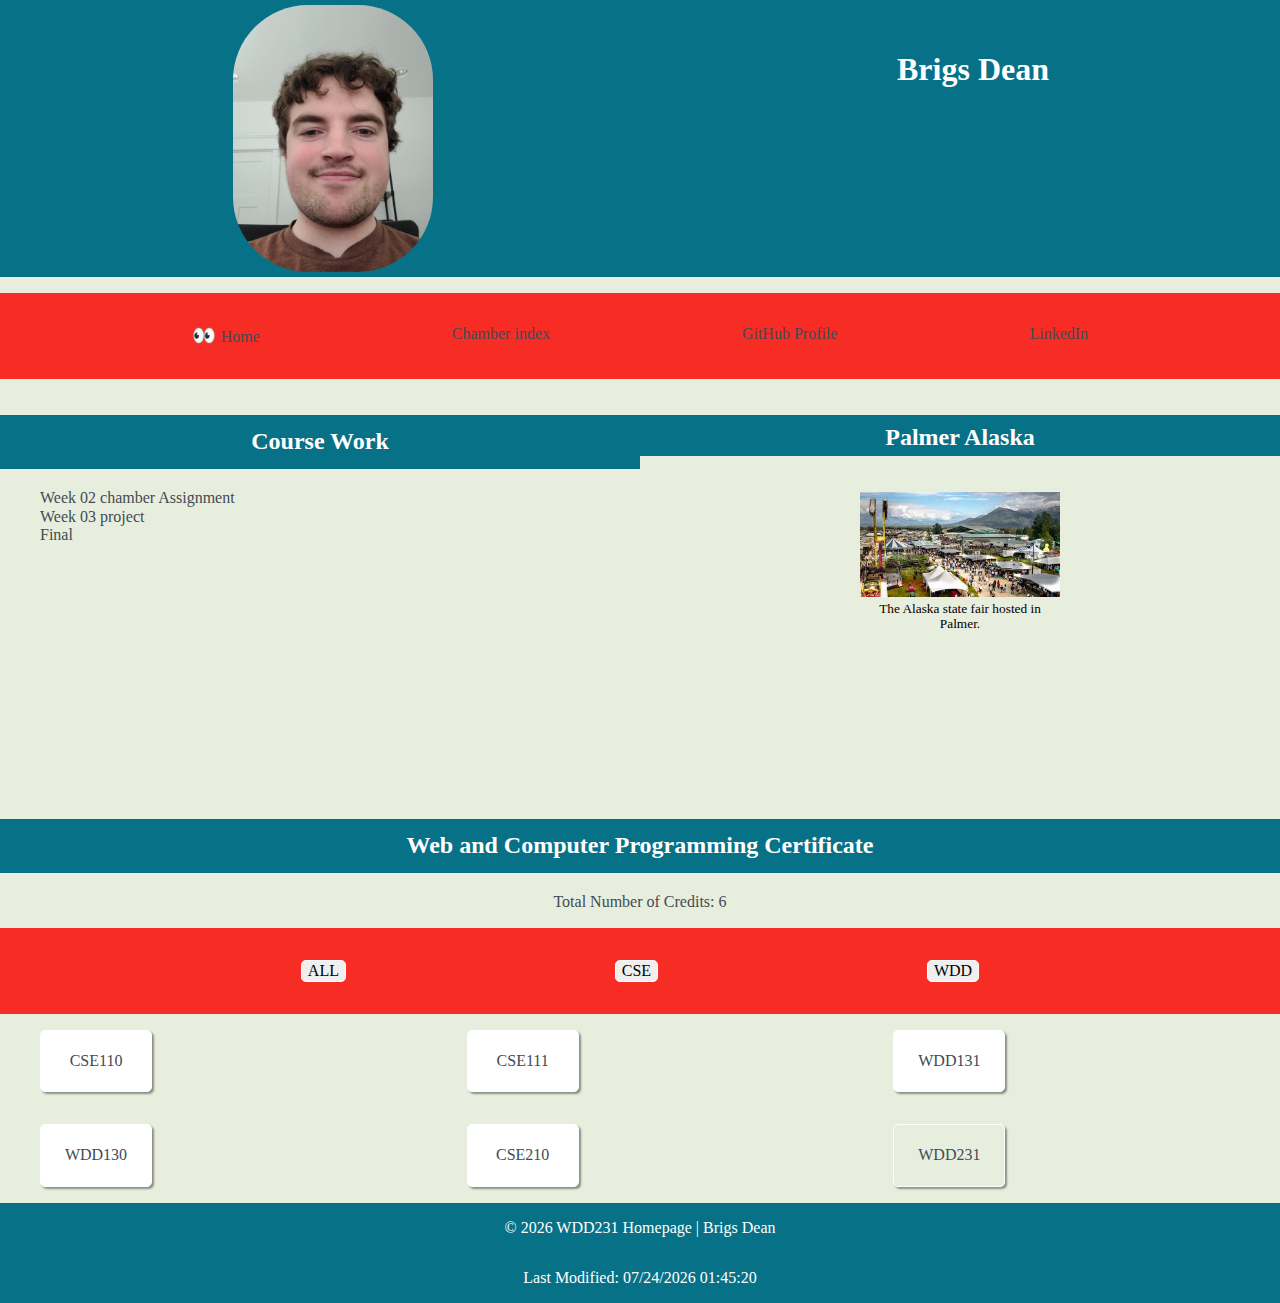
<file: index.html>
<!DOCTYPE html>
<html lang="en">

<head>
    <!-- CSS -->
    <link rel="stylesheet" href="styles/normalize.css"> 
    <link rel="stylesheet" href="styles/index.css">

    <!-- JS -->
    <script src="scripts/menu.js" defer></script> 
    <script src="scripts/getdates.js" defer></script> 
    <script src="scripts/certificate-courses.js" defer></script>

    <!-- fonts -->
    <link rel="preconnect" href="https://fonts.googleapis.com">
    <link rel="preconnect" href="https://fonts.gstatic.com" crossorigin>
    <link href="https://fonts.googleapis.com/css2?family=Open+Sans:ital,wght@0,300..800;1,300..800&family=Roboto:ital,wght@0,100..900;1,100..900&display=swap" rel="stylesheet">

    <!-- meta -->
    <meta charset="UTF-8">
    <meta name="viewport" content="width=device-width, initial-scale=1.0">
    <meta name="author" content="Brigs Dean">
    <meta name="description"
        content="Home page for Brigs Dean's course website, created for BYU-I's course, WDD231.">

    <!-- Social Media meta tags-->
    <meta property="og:title" content="WDD231 Homepage | Brigs Dean">
    <meta property="og:type" content="website">
    <meta property="og:description"
        content="Home page for Brigs Dean course website, created for BYU-I's course, WDD231.">
    <meta property="og:image" content="https://brigsdean.github.io/wdd231/images/Palmer.png">
    <meta property="og:url" content="https://brigsdean.github.io/wdd231/index">
    <meta name="twitter:card" content="summary">

    <!-- title of webpage -->
    <title>WDD231 Homepage | Brigs Dean</title>

    <!-- favicon -->
    <link rel="icon" href="favicon.ico">
</head>

<body>
    <header>
        <div class="page-banner">
            <img src="images/profile.jpg" alt="Photo of me.">
            <h1>
                Brigs Dean
            </h1>
            <button id="hamburger" aria-label="menu-button"></button>
        </div>


        <nav id="animateme">
            <ul id="main-menu">
                <li>
                    <a href="index.html" class="active">Home</a>
                </li>
                <li>
                    <a href="chamber/index.html">Chamber index</a>
                </li>
                <li>
                    <a href="github-profile.html">GitHub Profile</a>
                </li>
                <li>
                    <a href="https://www.linkedin.com/in/brigsdean/">LinkedIn</a>
                </li>
            </ul>
        </nav>
    </header>

    <main>
        <section class="course-work">
            <h2>Course Work</h2>
            <div>
                <ul>
                    <li>
                        <a href="chamber/directory.html">Week 02 chamber Assignment</a>
                    </li>
                    <li>
                        <a href="Project/siteplan.html">Week 03 project </a>
                    </li>
                    <li>
                        <a href="Project/Final_Project.html">Final </a>
                    </li>
                </ul>
            </div>
        </section>
        <section class="place">
            <h2>Palmer Alaska</h2>
            <figure>
                <img src="images/Palmer.png"
                    alt="An image of the Alaska state fair hosted near Palmer." width="400">
                <figcaption>The Alaska state fair hosted in Palmer.</figcaption>
            </figure>

        </section>
        <section class="certificate">
            <h2>Web and Computer Programming Certificate</h2>
            <p id="num-credits">Total Number of Credits: </p>
            <div class="certificate-buttons">
                <button id="all">ALL</button>
                <button id="cse">CSE</button>
                <button id="wdd">WDD</button>
            </div>
            <div class="course-cards">

            </div>
        </section>
    </main>
    <footer>
        <p>
            &copy;
            <span id="currentyear"></span>
            WDD231 Homepage | Brigs Dean
        </p>
        <p id="lastModified">

        </p>
    </footer>

</body>

</html>
</file>
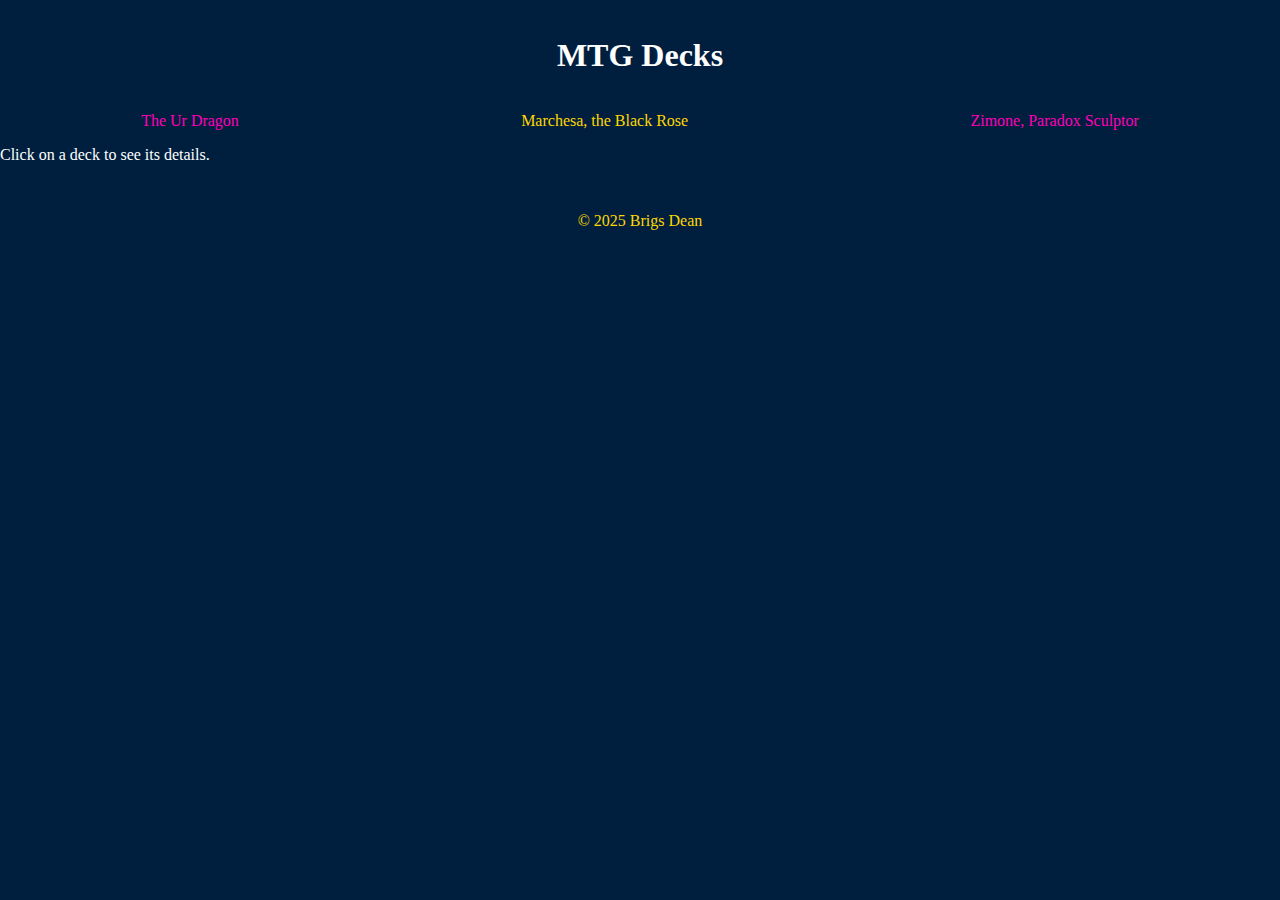
<file: Project/Final_Project.html>
<!DOCTYPE html>
<html lang="en">
<head>
    <meta charset="UTF-8">
    <meta name="viewport" content="width=device-width, initial-scale=1.0">
    <meta name="description" content="MTG decks.">
    <meta name="author" content="Brigs Dean">
    <title>MTG Command decks</title>
    <link rel="stylesheet" href="styles/Final_Project.css">
</head>
<body>
    <header>
        <h1>MTG Decks</h1>
    </header>
    <nav>
        <ul>
            <li><a href="Urdrag.html">The Ur Dragon</a></li>
            <li><a href="Marchesa.html" class="gold">Marchesa, the Black Rose</a></li>
            <li><a href="Zimone.html"silver">Zimone, Paradox Sculptor</a></li>
        </ul>
    </nav>
    <main id="content">
        <p>Click on a deck to see its details.</p>
    </main>
    <footer>
        <p>&copy; 2025 Brigs Dean</p>
    </footer>
    <script src="data/Final_Project.js"></script>
</body>
</html>
</file>
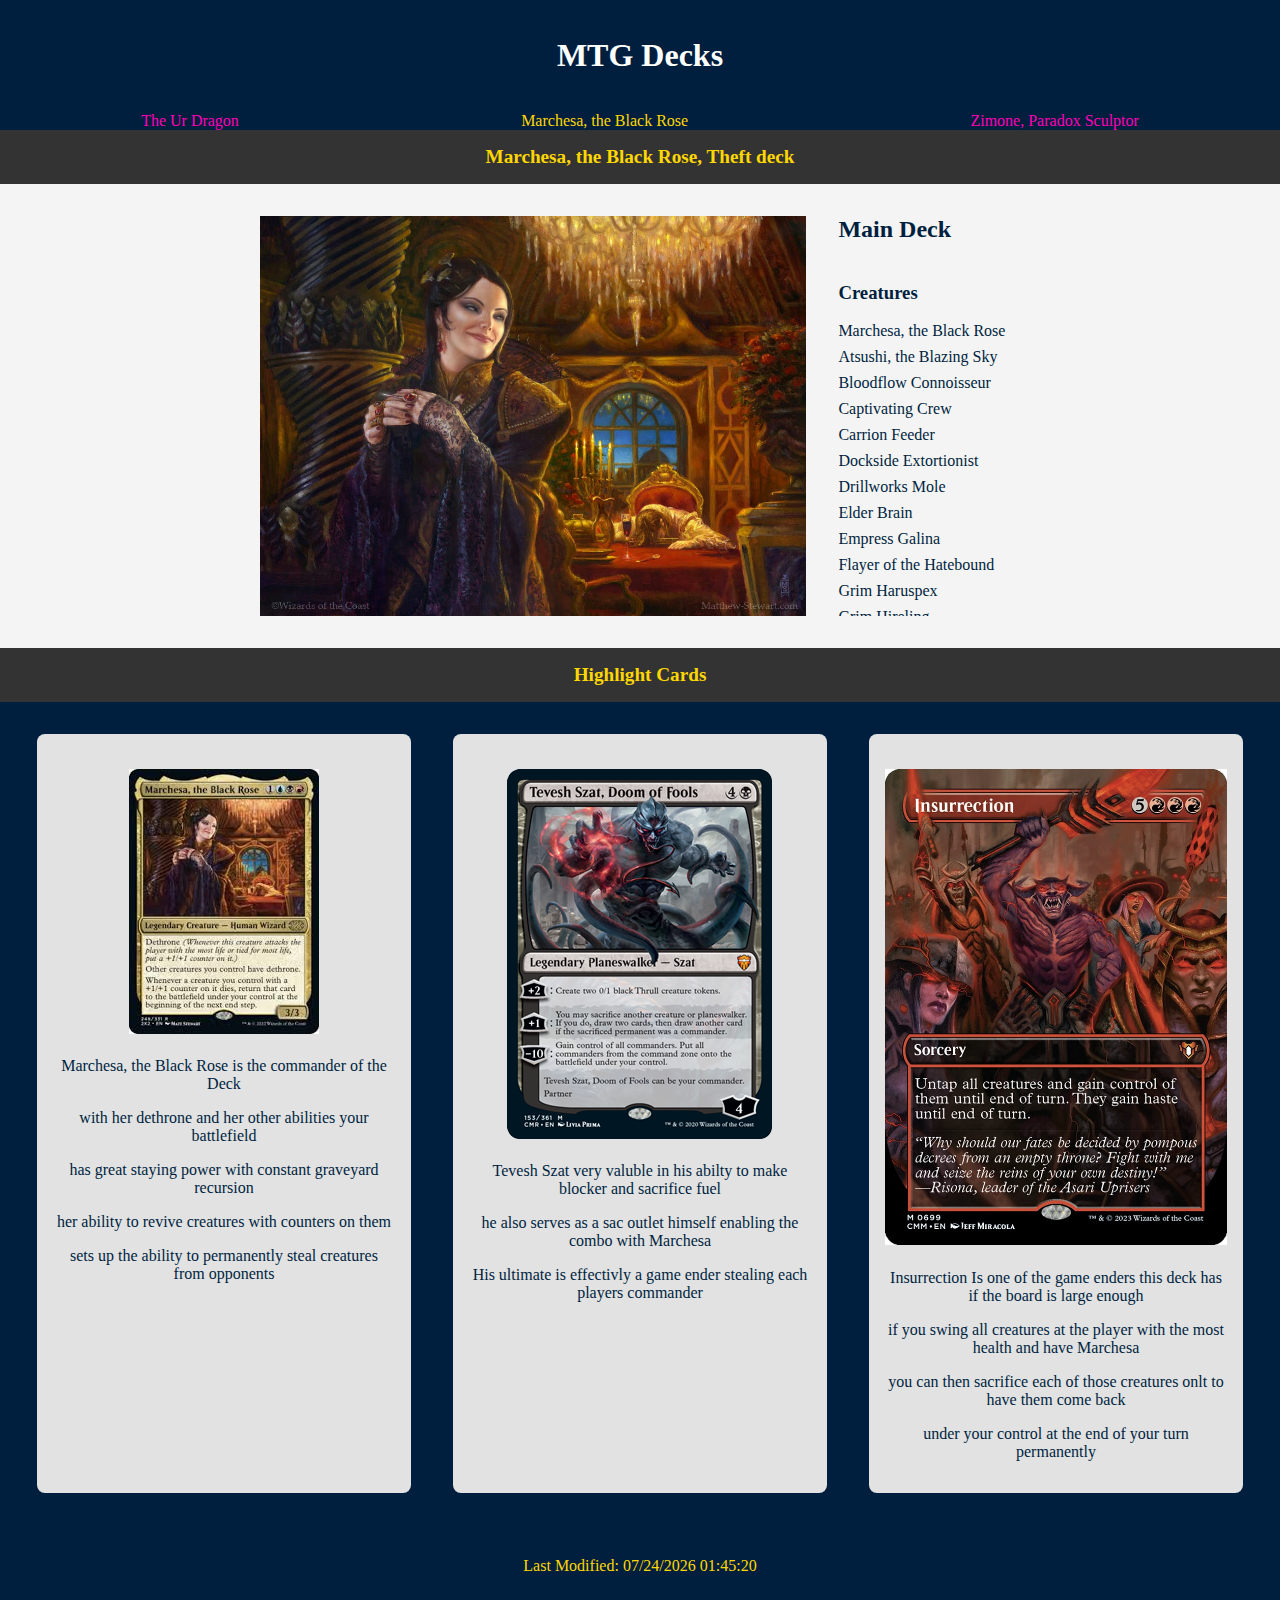
<file: Project/Marchesa.html>
<!DOCTYPE html>
<html lang="en">
<head>
    <meta charset="UTF-8">
    <meta name="viewport" content="width=device-width, initial-scale=1.0">
    <meta name="description" content="MTG decks.">
    <meta name="author" content="Brigs Dean">
    <title>MTG Command decks</title>
    <link rel="stylesheet" href="styles/March.css">
    <script src="data/Final_Project.js"></script> 
    <script src="data/getdates.js" defer></script>
</head>
<body>
    <header>
        <h1>MTG Decks</h1>
    </header>
    <nav>
        <ul>
            <li><a href="Urdrag.html">The Ur Dragon</a></li>
            <li><a href="Marchesa.html" class="gold">Marchesa, the Black Rose</a></li>
            <li><a href="Zimone.html"silver">Zimone, Paradox Sculptor</a></li>
        </ul>
    </nav>
    <aside>
        <h2>Marchesa, the Black Rose, Theft deck</h2>
    </aside>
    <main>
        <section id="hero">
            <div class="hero-content">
                <img src="images/Marches.png" alt="Marchesa, the Black Rose Card">
                <div class="deck-info">
                    <h2>Main Deck</h2>
                    <h3>Creatures</h3>
                    <ul>
                        <li>Marchesa, the Black Rose</li>
                        <li>Atsushi, the Blazing Sky</li>
                        <li>Bloodflow Connoisseur</li>
                        <li>Captivating Crew</li>
                        <li>Carrion Feeder</li>
                        <li>Dockside Extortionist</li>
                        <li>Drillworks Mole</li>
                        <li>Elder Brain</li>
                        <li>Empress Galina</li>
                        <li>Flayer of the Hatebound</li>
                        <li>Grim Haruspex</li>
                        <li>Grim Hireling</li>
                        <li>Herald of Secret Streams</li>
                        <li>Imperial Recruiter</li>
                        <li>Iron Apprentice</li>
                        <li>Junji, the Midnight Sky</li>
                        <li>Kardur, Doomscourge</li>
                        <li>Lord of the Void</li>
                        <li>Lord Xander, the collector</li>
                        <li>Opposition Agent</li>
                        <li>Pitiless Plunderer</li>
                        <li>Sepulchral Primordial</li>
                        <li>Sower of Temptation</li>
                        <li>Warren Souldtrader</li>
                        <li>Yawgmoth, Thran Physician</li>
                        <li>Zealous Conscripts</li>
                    </ul>
                    <h3>PlanesWalkers</h3>
                    <ul>
                        <li>Tevesh Szat, Doom of Fools</li>
                    </ul>
                    <h3>Sorceries</h3>
                    <ul>
                        <li>Act of Treason</li>
                        <li>Blasphemous Act</li>
                        <li>Diabolic Tutor</li>
                        <li>Dread Return</li>
                        <li>Insurrection</li>
                        <li>Mark of Mutiny</li>
                        <li>Mass Mutiny</li>
                        <li>Mob Rule</li>
                        <li>Teachings of the Archaics</li>
                        <li>Toxic Deluge</li>
                        <li>Worst Fears</li>
                    </ul>
                    <h3>Enchantments</h3>
                    <ul>
                        <li>Chamber of Manipulation</li>
                        <li>Goblin Bombardment</li>
                        <li>Grave Betrayal</li>
                        <li>Leyline of Anticipation</li>
                        <li>Rhystic Study</li>
                        <li>Sneak Attack</li>
                        <li>Thran Vigil</li>
                        <li>Unspeakable Symbol</li>
                        <li>Witness Protection</li>
                    </ul>
                    <h3>Artifacts</h3>
                    <ul>
                        <li>Andúril, Narsil Reforged</li>
                        <li>Arcane Signet</li>
                        <li>Ashnod's Altar</li>
                        <li>Chromatic Lantern</li>
                        <li>Commander's Sphere</li>
                        <li>Dimir Signet</li>
                        <li>Fellwar Stone</li>
                        <li>Sol Ring</li>
                        <li>Swiftfoot Boots</li>
                        <li>The Golden Throne</li>
                        <li>The Ozolith</li>
                        <li>Vedalken Orrery</li>
                    </ul>
                        <h3>Instants</h3>
                    <ul>
                        <li>Act of Aggression</li>
                        <li>Counterspell</li>
                        <li>Mystic Reflection</li>
                        <li>Negate</li>
                        <li>Village Rites</li>
                    </ul>
                    <h3>Lands</h3>
                    <ul>
                        <li>Crumbling Necropolis</li>
                        <li>Command Tower</li>
                        <li>Exotic Orchard</li>
                        <li>Fabled Passage</li>
                        <li>4x Island</li>
                        <li>Hall of Oracles</li>
                        <li>High Market</li>
                        <li>7x Mountain</li>
                        <li>Izzet Guildgate</li>
                        <li>Luxury Suite</li>
                        <li>Morphic Pool</li>
                        <li>Nesting Grounds</li>
                        <li>Opal Palace</li>
                        <li>7x Swamp</li>
                        <li>Phyrexian Tower</li>
                        <li>Reflecting Pool</li>
                        <li>Sea Gate</li>
                        <li>Shivan Reef</li>
                        <li>Smoldering Marsh</li>
                        <li>Sulfurous Springs</li>
                        <li>Sunken Hollow</li>
                        <li>Thriving Bluff</li>
                    </ul>
                </div>
            </div>
        </section>
        <aside>
            <h2>Highlight Cards</h2>
        </aside>
        <section id="features">
            <div class="feature">
                <h3><img src="images/Marchesacard.png" alt="Marchesa the Black Rose"></h3>
                <p> Marchesa, the Black Rose is the commander of the Deck</p>
                <p> with her dethrone and her other abilities your battlefield</p>
                <p> has great staying power with constant graveyard recursion </p>
                <p> her ability to revive creatures with counters on them</p>
                <p> sets up the ability to permanently steal creatures from opponents</p>
            </div>
            <div class="feature">
                <h3><img src="images/Tevesh.png" alt="Tevesh Szat, Doom of Fools"></h3>
                <p> Tevesh Szat very valuble in his abilty to make blocker and sacrifice fuel</p>
                <p> he also serves as a sac outlet himself enabling the combo with Marchesa </p>
                <p> His ultimate is effectivly a game ender stealing each players commander</p>

            </div>
            <div class="feature">
                <h3><img src="images/insurrection.png" alt="Insurrection"></h3>
                <p> Insurrection Is one of the game enders this deck has if the board is large enough</p>
                <p> if you swing all creatures at the player with the most health and have Marchesa </p>
                <p> you can then sacrifice each of those creatures onlt to have them come back</p>
                <p> under your control at the end of your turn permanently</p>

            </div>
        </section>
    </main>
    <footer>
        <p id="lastModified">
            WDD231 Course Project
            <br> Brigs Dean
            <br> &copy;
            <span id="currentyear"></span>
            <br>
        </p>
    </footer>
</body>
</html>
</file>
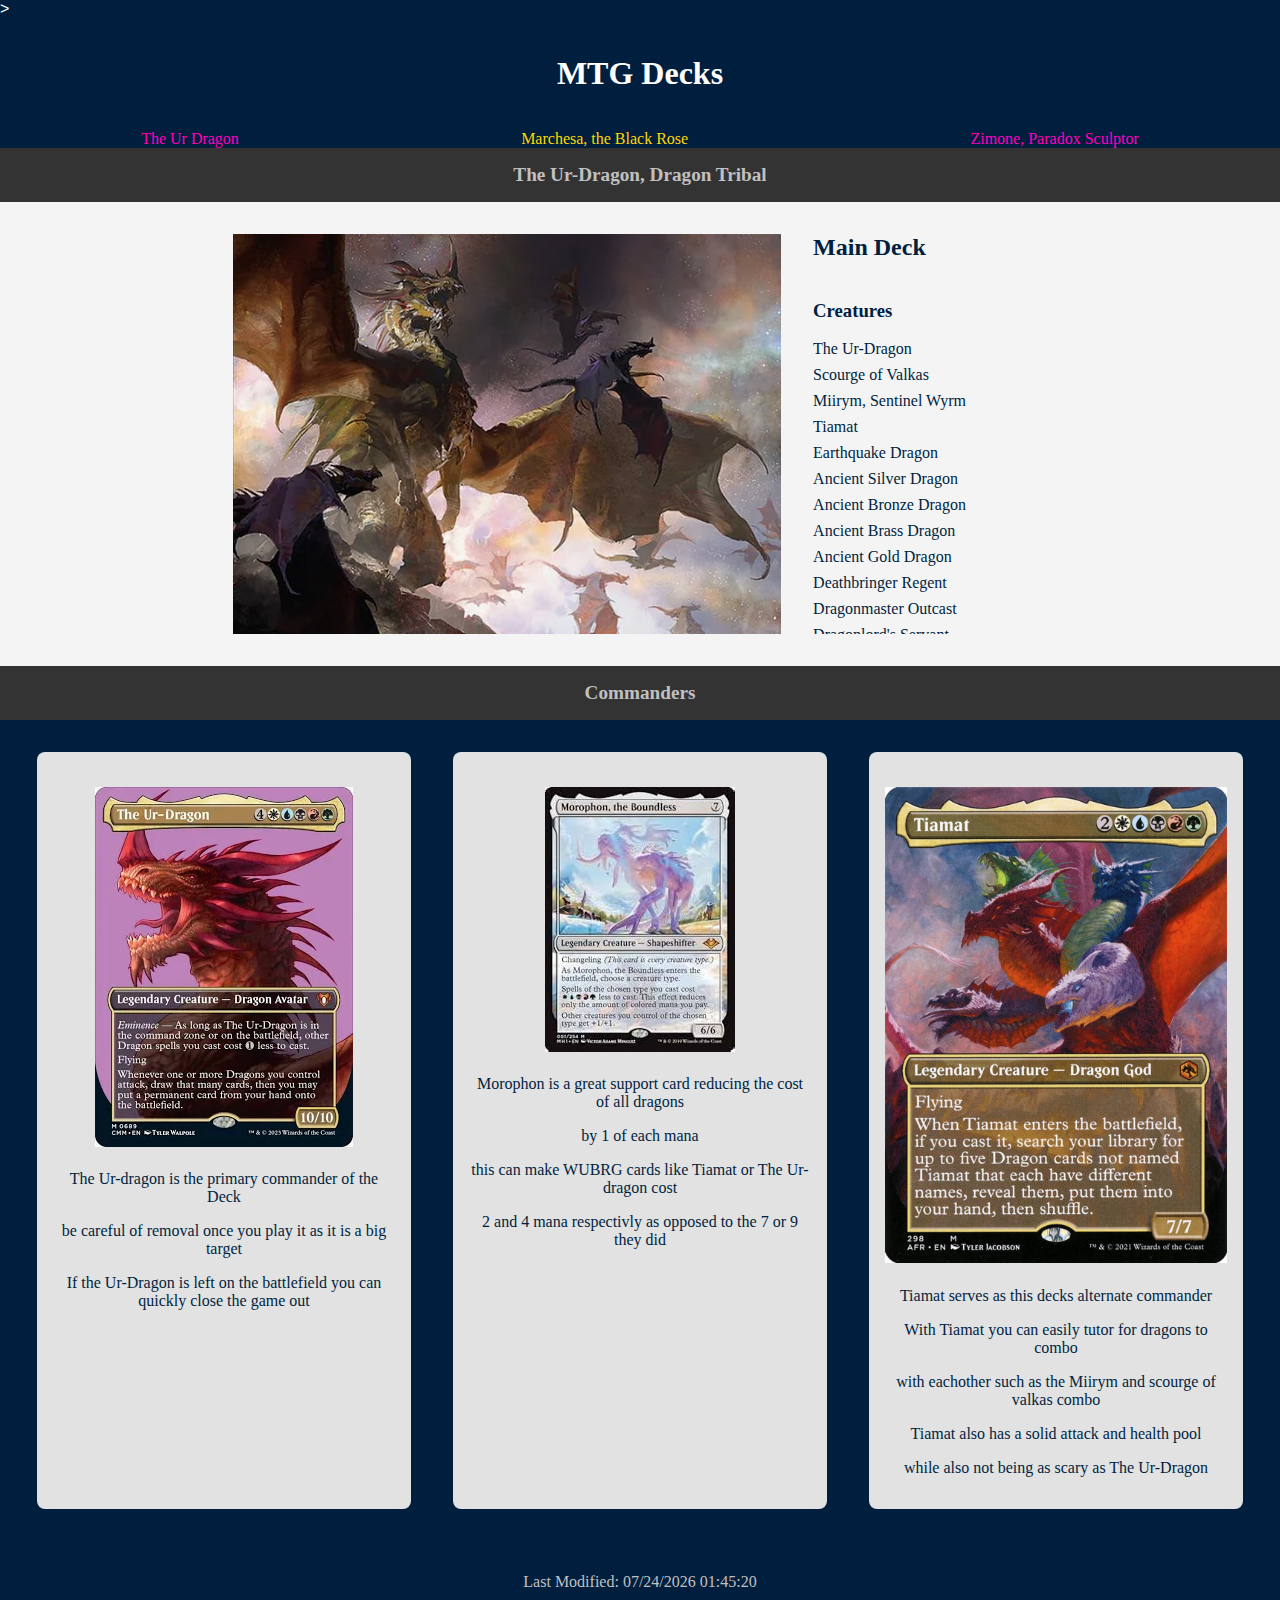
<file: Project/Urdrag.html>
<!DOCTYPE html>
<html lang="en">
<head>
    <meta charset="UTF-8">
    <meta name="viewport" content="width=device-width, initial-scale=1.0">
    <meta name="description" content="MTG decks.">
    <meta name="author" content="Brigs Dean">
    <title>MTG Command decks</title>>
    <link rel="stylesheet" href="styles/Urdrag.css">
    <script src="data/Final_Project.js"></script> 
    <script src="data/getdates.js" defer></script>
</head>
<body>
    <header>
        <h1>MTG Decks</h1>
    </header>
    <nav>
        <ul>
            <li><a href="Urdrag.html">The Ur Dragon</a></li>
            <li><a href="Marchesa.html" class="gold">Marchesa, the Black Rose</a></li>
            <li><a href="Zimone.html"silver">Zimone, Paradox Sculptor</a></li>
        </ul>
    </nav>
    <aside>
        <h2>The Ur-Dragon, Dragon Tribal</h2>
    </aside>
    <main>
        <section id="hero">
            <div class="hero-content">
                <img src="images/urdragart.png" alt="The Ur-dragon Card Art">
                <div class="deck-info">
                    <h2>Main Deck</h2>
                    <h3>Creatures</h3>
                    <ul>
                        <li>The Ur-Dragon</Ur-Dragon></li>
                        <li>Scourge of Valkas</li>
                        <li>Miirym, Sentinel Wyrm</li>
                        <li>Tiamat</li>
                        <li>Earthquake Dragon</li>
                        <li>Ancient Silver Dragon</li>
                        <li>Ancient Bronze Dragon</li>
                        <li>Ancient Brass Dragon</li>
                        <li>Ancient Gold Dragon</li>
                        <li>Deathbringer Regent</li>
                        <li>Dragonmaster Outcast</li>
                        <li>Dragonlord's Servant</li>
                        <li>Humble Defector</li>
                        <li>Ilysian Caryatid</li>
                        <li>Korlessa, Scale Singer</li>
                        <li>Dragonspeaker Shaman</li>
                        <li>Dragon Turtle</li>
                        <li>Patron of the Arts</li>
                        <li>Rivaz of the Claw</li>
                        <li>Ambitious Dragonborn</li>
                        <li>Blade Historian</li>
                        <li>Ebondeath, Dracolich</li>
                        <li>Kyodai, Soul of Kamigawa</li>
                        <li>Adult Gold Dragon</li>
                        <li>Goldspan Dragon</li>
                        <li>Lozhan Dragons' Legacy</li>
                        <li>Rith, Liberated Primeval</li>
                        <li>Thundermaw Hellkite</li>
                        <li>Sunscorch Regent</li>
                        <li>Twinflame Tyrant</li>
                        <li>Wrathful Red Dragon</li>
                        <li>Two-Headed Hellkite</li>
                        <li>Ziatora, the Incinerator</li>
                        <li>Drakuseth, Maw of Flames</li>
                        <li>Morophon, the Boundless</li>
                        <li>Utvara Hellkite</li>

                    </ul>
                    <h3>Sorceries</h3>
                    <ul>
                        <li>Crux of Fate</li>
                        <li>Majestic Genesis</li>
                        <li>Cultivate</li>
                        <li>Explosive Vegitation</li>
                        <li>Eerie Ultimatum</li>
                        <li>Migration Path</li>
                        <li>Rampant Growth</li>
                        <li>VandalBlast</li>
                        <li>Fearsome Awakening</li>
                    </ul>
                    <h3>Enchantments</h3>
                    <ul>
                        <li>Temur Asceendancy</li>
                        <li>Frontier Siege</li>
                        <li>Maelstrom Nexus</li>
                    </ul>
                    <h3>Artifacts</h3>
                    <ul>
                        <li>Sol Ring</li>
                        <li>Arcane Signet</li>
                        <li>Orb of Dragonkind</li>
                        <li>Carnelian Orb of Dragonkind</li>
                        <li>Jade Orb of Dragonkind</li>
                        <li>Lapis Orb of Dragonkind</li>
                        <li>Monster Manual // Zoological Study</li>
                        <li>Chromatic Lantern</li>
                        <li>Urza's Incubator</li>
                        <li>Herald's Horn</li>
                        <li>Commander's Sphere</li>
                        <li>Dragon's Hoard</li>
                        <li>Mithril Coat</li>
                    </ul>
                        <h3>Instants</h3>
                    <ul>
                        <li>Magmaquake</li>
                        <li>Wild Magic Surge</li>
                        <li>Foul-Tongue Invocation</li>
                        <li>Predator's Rapport</li>
                        <li>Spit Flame</li>
                        <li>Your Temple Is Under Attacke</li>
                        <li>Draconic Lore</li>

                    </ul>
                    <h3>Lands</h3>
                    <ul>
                        <li>Cinder Glade</li>
                        <li>Command Tower</li>
                        <li>6x Forest</li>
                        <li>Haven of the Spirit Dragon</li>
                        <li>3x Island</li>
                        <li>Jungle Shrine</li>
                        <li>Manor Gate</li>
                        <li>8x Mountain</li>
                        <li>Mystic Monastary</li>
                        <li>Opulent Palace</li>
                        <li>Path of Ancestry</li>
                        <li>3x Plains</li>
                        <li>Savage Lands</li>
                        <li>3x Swamp</li>
                        <li>Temple of the Dragon Queen</li>
                    </ul>
                </div>
            </div>
        </section>
        <aside>
            <h2>Commanders</h2>
        </aside>
        <section id="features">
            <div class="feature">
                <h3><img src="images/urdrag.png" alt="The Ur-Dragon"></h3>
                <p> The Ur-dragon is the primary commander of the Deck</p>
                <p>be careful of removal once you play it as it is a big target</p>
                <p>If the Ur-Dragon is left on the battlefield you can quickly close the game out </p>
            </div>
            <div class="feature">
                <h3><img src="images/Morophon.png" alt="Morophon the Boundless"></h3>
                <p> Morophon is a great support card reducing the cost of all dragons</p>
                <p>by 1 of each mana</p>
                <p>this can make WUBRG cards like Tiamat or The Ur-dragon cost </p>
                <p>2 and 4 mana respectivly as opposed to the 7 or 9 they did</p>

            </div>
            <div class="feature">
                <h3><img src="images/Tiamat.png" alt="Tiamat"></h3>
                <p> Tiamat serves as this decks alternate commander</p>
                <p>With Tiamat you can easily tutor for dragons to combo</p>
                <p>with eachother such as the Miirym and scourge of valkas combo</p>
                <p>Tiamat also has a solid attack and health pool</p>
                <p> while also not being as scary as The Ur-Dragon</p>
            </div>
        </section>
    </main>
    <footer>
        <p id="lastModified">
            WDD231 Course Project
            <br> Brigs Dean
            <br> &copy;
            <span id="currentyear"></span>
            <br>
        </p>
    </footer>
</body>
</html>
</file>
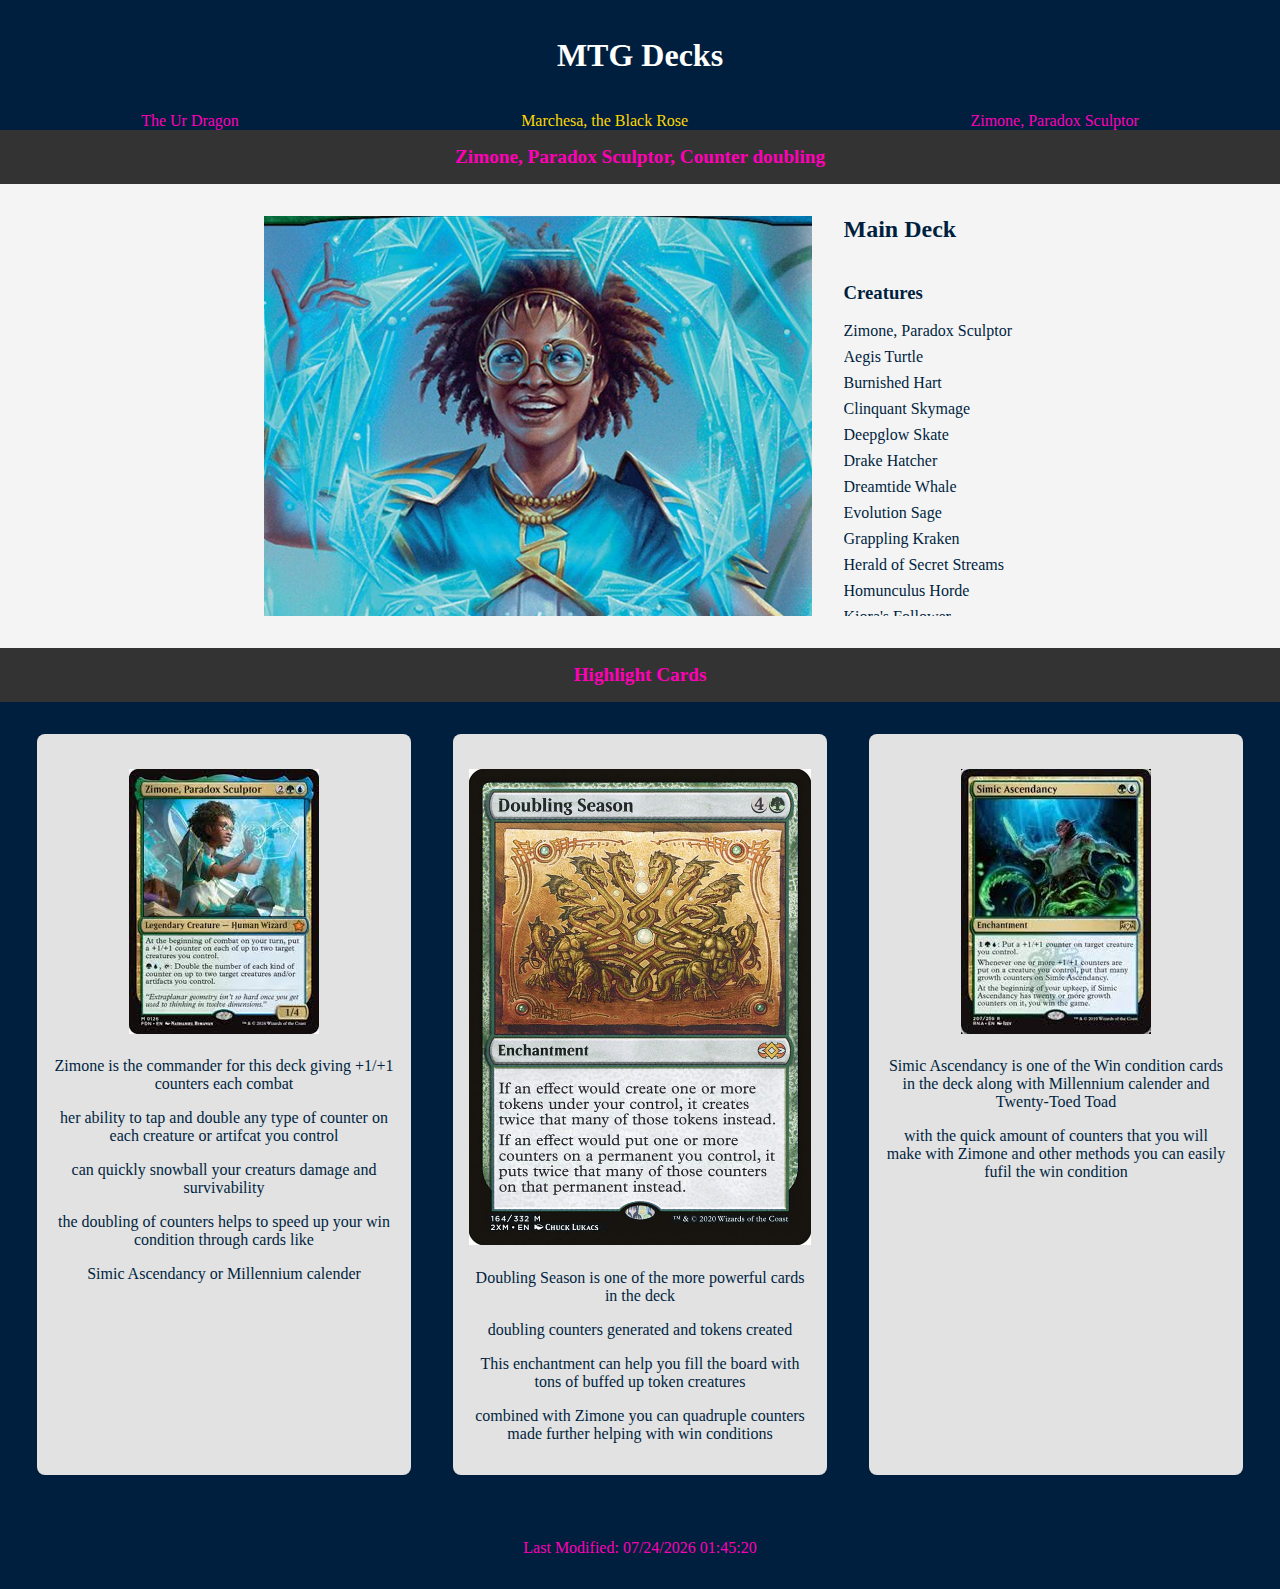
<file: Project/Zimone.html>
<!DOCTYPE html>
<html lang="en">
<head>
    <meta charset="UTF-8">
    <meta name="viewport" content="width=device-width, initial-scale=1.0">
    <meta name="description" content="MTG decks.">
    <meta name="author" content="Brigs Dean">
    <title>MTG Command decks</title>
    <link rel="stylesheet" href="styles/Zim.css">
    <script src="data/Final_Project.js"></script> 
    <script src="data/getdates.js" defer></script>
</head>
<body>
    <header>
        <h1>MTG Decks</h1>
    </header>
    <nav>
        <ul>
            <li><a href="Urdrag.html">The Ur Dragon</a></li>
            <li><a href="Marchesa.html" class="gold">Marchesa, the Black Rose</a></li>
            <li><a href="Zimone.html"silver">Zimone, Paradox Sculptor</a></li>
        </ul>
    </nav>
    <aside>
        <h2>Zimone, Paradox Sculptor, Counter doubling</h2>
    </aside>
    <main>
        <section id="hero">
            <div class="hero-content">
                <img src="images/Zimoneart.png" alt="Zimone, Paradox Sculptor Card">
                <div class="deck-info">
                    <h2>Main Deck</h2>
                    <h3>Creatures</h3>
                    <ul>
                        <li>Zimone, Paradox Sculptor</li>
                        <li>Aegis Turtle</li>
                        <li>Burnished Hart</li>
                        <li>Clinquant Skymage</li>
                        <li>Deepglow Skate</li>
                        <li>Drake Hatcher</li>
                        <li>Dreamtide Whale</li>
                        <li>Evolution Sage</li>
                        <li>Grappling Kraken</li>
                        <li>Herald of Secret Streams</li>
                        <li>Homunculus Horde</li>
                        <li>Kiora's Follower</li>
                        <li>Koma, World-Eater</li>
                        <li>Llanowar Elves</li>
                        <li>Pir, Imaginative Rascal</li>
                        <li>Quilled Greatwurm</li>
                        <li>Reclamation Sage</li>
                        <li>Scrawling Crawler</li>
                        <li>Sire of Seven Deaths</li>
                        <li>Spinner of Souls</li>
                        <li>Tatyova, Benthic Druid</li>
                        <li>Toothy, Imaginary Friend</li>
                        <li>Treetop Snarespinner</li>
                        <li>Tribute Mage</li>
                        <li>Twenty-Toed Toad</li>
                        <li>Vorel of the Hull Clade</li>
                        <li>Wildwood Scourge</li>
                    </ul>
                    <h3>PlanesWalkers</h3>
                    <ul>
                        <li>Tamiyo, Compleated Sage</li>
                    </ul>
                    <h3>Sorceries</h3>
                    <ul>
                        <li>Bushwhack</li>
                        <li>Felling Blow</li>
                        <li>Genesis Wave</li>
                        <li>Grow from the Ashes</li>
                        <li>Lunar Insight</li>
                        <li>Self-Reflection</li>
                    </ul>
                    <h3>Enchantments</h3>
                    <ul>
                        <li>Doubling Season</li>
                        <li>Garruk's Uprising</li>
                        <li>Imprisoned in the Moon</li>
                        <li>Omniscience</li>
                        <li>Simic Ascendancy</li>
                        <li>Sphinx's Tutelage</li>
                        <li>Sylvan Scavenging</li>
                        <li>Witness Protection</li>
                    </ul>
                    <h3>Artifacts</h3>
                    <ul>
                        <li>Arcane Signet</li>
                        <li>Commander's Sphere</li>
                        <li>Everflowing Chalice</li>
                        <li>Ichormoon Gauntlet</li>
                        <li>Sol Ring</li>
                        <li>Swiftfoot Boots</li>
                        <li>Smokestack</li>
                        <li>The Millennium Calendar</li>
                    </ul>
                        <h3>Instants</h3>
                    <ul>
                        <li>Aetherize</li>
                        <li>Counterspell</li>
                        <li>An Offer You Can't Refuse</li>
                        <li>Essence Capture</li>
                        <li>Essence Scatter</li>
                        <li>Fleeting Distraction</li>
                        <li>Inspiring Call</li>
                        <li>Snakeskin Veil</li>
                        <li>Think Twice</li>
                    </ul>
                    <h3>Lands</h3>
                    <ul>
                        <li>Command Tower</li>
                        <li>Evolving Wilds</li>
                        <li>15x Forest</li>
                        <li>Rogue's Passage</li>
                        <li>22x Island</li>
                        <li>Thronwood Falls</li>
                    </ul>
                </div>
            </div>
        </section>
        <aside>
            <h2>Highlight Cards</h2>
        </aside>
        <section id="features">
            <div class="feature">
                <h3><img src="images/Zimonecard.png" alt="Zimone, Paradox Sculptor"></h3>
                <p> Zimone is the commander for this deck giving +1/+1 counters each combat</p>
                <p> her ability to tap and double any type of counter on each creature or artifcat you control </p>
                <p> can quickly snowball your creaturs damage and survivability</p>
                <p> the doubling of counters helps to speed up your win condition through cards like</p>
                <p> Simic Ascendancy or Millennium calender </p>

            </div>
            <div class="feature">
                <h3><img src="images/Doubling.png" alt="Doubling Season"></h3>
                <p> Doubling Season is one of the more powerful cards in the deck </p>
                <p> doubling counters generated and tokens created  </p>
                <p> This enchantment can help you fill the board with tons of buffed up token creatures</p>
                <p> combined with Zimone you can quadruple counters made further helping with win conditions</p>

            </div>
            <div class="feature">
                <h3><img src="images/Simic.png" alt="Simic Ascendancy"></h3>
                <p> Simic Ascendancy is one of the Win condition cards in the deck along with Millennium calender and Twenty-Toed Toad</p>
                <p> with the quick amount of counters that you will make with Zimone and other methods you can easily fufil the win condition</p>
            </div>
        </section>
    </main>
    <footer>
        <p id="lastModified">
            WDD231 Course Project
            <br> Brigs Dean
            <br> &copy;
            <span id="currentyear"></span>
            <br>
        </p>
    </footer>
</body>
</html>
</file>
<file: styles/index.css>
@import url('https://fonts.googleapis.com/css2?family=Roboto:ital,wght@0,100..900;1,100..900&display=swap');

:root {
    --background-color: #e8eedd;
    --header-font: "Open Sans ";
    --header-font-color: #fff;
    --main-font: "Quicksand";
    --main-font-color: #424b54;
    --nav-menu-background: #F72C25;
    --border-color: #fff;
    --special-background-color: #077187;
    --special-background-font-color: #fff;
}

header {
    font-family: var(--main-font);
}

a:link {
    color: var(--main-font-color);
    text-decoration: none;
}

a:visited {
    color: var(--main-font-color);
}

a:hover {
    font-family: var(--header-font);
    color: var(--header-font-color);
}

.page-banner {
    background-color: var(--special-background-color);
    text-align: center;
    display: grid;
    grid-auto-flow: column;
    justify-content: space-around;
}

.page-banner h1 {
    margin-top: 2.2rem;
    /* brings it down to center vertically */
}

.page-banner img {
    border-radius: 5rem;
    padding: 5px;
    max-width: 200px;
}

ul {
    list-style-type: none;
    /* removes bullet styling on ul li items */
}

nav {
    display: grid;
    grid-template-rows: 0fr;
    transition: grid-template-rows 0.5s ease-out;
}

nav ul {
    overflow: hidden;
}

nav.open {
    grid-template-rows: 1fr;
}

/* main nav menu */
/* hamburger menu */
#main-menu {
    /* display: none; */
    /* hide the menu behind the hamburger button in mobile view */
    background-color: var(--nav-menu-background);
}

#main-menu li {
    padding: 1rem;
}

#hamburger {
    background-color: var(--special-background-color);
    border: none;
    color: var(--header-font-color);
}

#hamburger::before {
    content: "☰";
    font-size: xx-large;
    /* before the user clicks it open */
}

/*.open a {
    display: block;
}*/

#hamburger.open::before {
    content: "✖️";
    /* the 'close' button says this on it when the menu is toggled open */
}

#main-menu.open {
    display: flex;
    flex-direction: row;
    justify-content: space-evenly;
    background-color: var(--nav-menu-background);
}

#main-menu a:link {
    color: var(--main-font-color);
    text-decoration: none;
}

#main-menu a:visited {
    font-style: italic;
}

#main-menu a:hover {
    font-family: var(--header-font);
    color: var(--header-font-color);
    font-size: larger;
}

.active::before {
    content: "👀 ";
    font-size: larger;
    /* symbol to show on the menu what page the user is currently on, ie: wayfinding symbol */
}

body {
    background-color: var(--background-color);
}

main {
    font-family: var(--main-font);
}

.course-work h2,
.certificate h2 {
    padding: 13.5px;
}

/* place div */
.place {
    display: grid;
    grid-template-columns: 1fr;
    grid-template-rows: .5fr 2fr;
    justify-items: center;

}

.place h2 {
    width: 100%;
    padding-top: 9px;
    padding-bottom: 4px;
    /* centers the text vertically */
}

.place figure {
    max-width: 200px;
}

.place img {
    max-width: 200px;
}

.place figcaption {
    text-align: center;
    font-size: smaller;
}

/* headings */
h1,
h2,
h3,
h4,
h5,
h6 {
    background-color: var(--special-background-color);
    font-family: var(--header-font);
    color: var(--header-font-color);
    align-items: center;
    text-align: center;
    padding: 3px;
}

p {
    font-family: var(--main-font);
    color: var(--main-font-color);
    text-align: center;
}

.certificate {
    justify-content: space-evenly;
    align-self: center;
}

.certificate-buttons {
    display: grid;
    grid-auto-flow: column;
    justify-content: space-evenly;
    background-color: var(--nav-menu-background);
    padding: 2rem;
}

div.course-cards {
    display: grid;
    grid-auto-flow: column;
    grid-template-columns: 1fr 1fr 1fr;
    grid-template-rows: 1fr 1fr;
    justify-content: space-evenly;
    align-items: center;
}

.course-card {
    font-family: var(--main-font);
    padding: 5px;
    border: 1px solid var(--border-color);
    border-radius: 5px;
    box-shadow: 2px 2px 2px rgba(0, 0, 0, 0.4);
    text-align: center;
    width: 100px;
}

.course-card.completed {
    background-color: var(--special-background-font-color);
}

/* certificate section */
/* button toggles */
/* all courses button */
#all,
#cse,
#wdd {
    border: 1px solid var(--border-color);
    border-radius: .3rem;
}

#all.open,
#cse.open,
#wdd.open {
    font-family: var(--header-font);
    background-color: var(--nav-menu-background);
}

.course-cards.open {
    /* what it looks like all the time anyways */
    display: grid;
    grid-auto-flow: column;
    grid-template-columns: 1fr 1fr 1fr 1fr;
    grid-template-rows: 1fr 1fr;
    justify-content: space-evenly;
}

/* footer */
footer {
    display: grid;
    justify-content: center;
    background-color: var(--special-background-color);
}

footer p {
    color: var(--header-font-color);
}

/* bigger screen */
@media (min-width: 780px) {
    .page-banner {
        justify-content: space-around;
    }

    .page-banner h1 {
        margin-top: 3rem;
        /* brings name down to center vertically */
    }

    /* main nav */
    nav {
        grid-template-rows: 1fr;
    }

    #hamburger {
        display: none;
    }

    #main-menu {
        display: flex;
        justify-content: space-evenly;
        padding: 1rem;
        background-color: var(--nav-menu-background);
    }

    #main-menu ul {
        font-family: var(--main-font);
        display: grid;
        grid-auto-flow: column;
    }

    #main-menu li {
        justify-content: space-evenly;
        padding: 1rem;
        background-color: var(--nav-menu-background);
    }

    main {
        display: grid;
        grid-template-columns: 1fr 1fr;
        grid-template-rows: 1fr 1fr;
    }

    main .course-work {
        grid-column: 1 / 2;
        grid-row: 1/2;


    }

    main .place {
        grid-column: 2/3;
        grid-row: 1/2;
    }

    main .certificate {
        grid-column: 1 / 3;
        grid-row: 2/3;
    }

}
</file>
<file: Project/styles/Final_Project.css>
/* Importing custom fonts */
@font-face {
    font-family: Matrix Regular Small Caps;
    src: url(https://wisabo.com/item/3705/matrix-regular-small-caps/);
}

* {
    font-family: Matrix Regular Small Caps;
}

@font-face {
    font-family: Matrix Book;
    src: url(https://wisabo.com/item/3696/matrix-book/);
}

* {
    font-family: Matrix Book;
}

body {
    font-family: 'Matrix', Arial, sans-serif;
    margin: 0;
    padding: 0;
    box-sizing: border-box;
    background-color: #001f3f; /* Navy Blue */
    color: #fff;
}

header {
    background-color: #001f3f;
    padding: 1em;
    text-align: center;
}

nav ul {
    list-style: none;
    padding: 0;
    margin: 0;
    display: flex;
    justify-content: space-around;
    background-color: #001f3f;
}

nav ul li {
    margin: 0 1em;
}

nav ul li a {
    color: #ff00b7;
    text-decoration: none;
}

nav ul li a.gold {
    color: #FFD700; /* Gold */
}

nav ul li a.silver {
    color: #C0C0C0; /* Silver */
}

/* Add this block to underline links on hover */
nav ul li a:hover {
    text-decoration: underline;
}

aside {
    background-color: #333;
    padding: 1em;
    color: #FFD700;
    text-align: left;
    width: 100%;
    display: flex;
    align-items: center;
    justify-content: center;
    box-sizing: border-box;
    overflow-x: auto; /* Allow horizontal scroll if needed */
}

aside h2 {
    margin: 0;
    font-size: 1.2em; /* Adjust font size as needed */
    text-align: center;
}

#hero {
    background-color: #f4f4f4;
    padding: 2em 1em;
    text-align: center;
    color: #001f3f;
}

.hero-content {
    display: flex;
    align-items: flex-start; /* Align items to the top */
    justify-content: center;
    gap: 2em;
}

.hero-content img {
    max-height: 400px; /* Limit the height of the image */
    width: auto;
}

.deck-info {
    max-width: 50%;
    text-align: left;
    display: flex;
    flex-direction: column;
    justify-content: space-between; /* Distribute space within the container */
    height: 400px; /* Match the image height */
    overflow-y: auto; /* Add scrollbar if content overflows */
}

.deck-info h2 {
    margin-top: 0;
}

.deck-info h3 {
    margin-top: 1em;
}

.deck-info ul {
    list-style: none;
    padding: 0;
    margin: 0;
}

.deck-info ul li {
    margin-bottom: 0.5em;
}

#features {
    display: flex;
    justify-content: space-around;
    padding: 2em 1em;
    flex-wrap: wrap;
}

.feature {
    width: 30%;
    background-color: #e2e2e2;
    padding: 1em;
    border-radius: 8px;
    text-align: center;
    color: #001f3f;
    box-sizing: border-box;
}

.feature img {
    max-width: 100%;
    height: auto;
}

footer {
    background-color: #001f3f;
    color: #FFD700;
    text-align: center;
    padding: 1em 0;
}

/* Classes for color changes */
.color-cyber-dragon h2,
.color-cyber-dragon footer {
    color: #C0C0C0; /* Silver for Cyber Dragon */
}

.color-eldlich h2,
.color-eldlich footer {
    color: #FFD700; /* Gold for Eldlich */
}

.color-kaito-pair h2,
.color-kaito-pair footer {
    color: #ff00b7; /* Pink for Kaito Pair */
}

/* Media Query for responsive layout */
@media (max-width: 768px) {
    nav ul {
        flex-direction: column;
        align-items: center;
    }

    nav ul li {
        margin: 0.5em 0;
    }

    #features {
        flex-direction: column;
        align-items: center;
    }

    .feature {
        width: 80%;
        margin-bottom: 1em;
    }

    #hero {
        padding: 1em 0.5em;
    }

    .hero-content {
        flex-direction: column;
        align-items: center;
    }

    .hero-content img, .deck-info {
        max-width: 90%;
    }

    aside {
        padding: 1em;
        text-align: center;
    }
}
</file>
<file: Project/styles/March.css>
/* Importing custom fonts */
@font-face {
    font-family: Matrix Regular Small Caps;
    src: url(https://wisabo.com/item/3705/matrix-regular-small-caps/);
}

* {
    font-family: Matrix Regular Small Caps;
}

@font-face {
    font-family: Matrix Book;
    src: url(https://wisabo.com/item/3696/matrix-book/);
}

* {
    font-family: Matrix Book;
}

body {
    font-family: 'Matrix', Arial, sans-serif;
    margin: 0;
    padding: 0;
    box-sizing: border-box;
    background-color: #001f3f; /* Navy Blue */
    color: #fff;
}

header {
    background-color: #001f3f;
    padding: 1em;
    text-align: center;
}

nav ul {
    list-style: none;
    padding: 0;
    margin: 0;
    display: flex;
    justify-content: space-around;
    background-color: #001f3f;
}

nav ul li {
    margin: 0 1em;
}

nav ul li a {
    color: #ff00b7;
    text-decoration: none;
}

nav ul li a.gold {
    color: #FFD700; /* Gold */
}

nav ul li a.silver {
    color: #C0C0C0; /* Silver */
}

/* Add this block to underline links on hover */
nav ul li a:hover {
    text-decoration: underline;
}

aside {
    background-color: #333;
    padding: 1em;
    color: #FFD700;
    text-align: left;
    width: 100%;
    display: flex;
    align-items: center;
    justify-content: center;
    box-sizing: border-box;
    overflow-x: auto; /* Allow horizontal scroll if needed */
}

aside h2 {
    margin: 0;
    font-size: 1.2em; /* Adjust font size as needed */
    text-align: center;
}

#hero {
    background-color: #f4f4f4;
    padding: 2em 1em;
    text-align: center;
    color: #001f3f;
}

.hero-content {
    display: flex;
    align-items: flex-start; /* Align items to the top */
    justify-content: center;
    gap: 2em;
}

.hero-content img {
    max-height: 400px; /* Limit the height of the image */
    width: auto;
}

.deck-info {
    max-width: 50%;
    text-align: left;
    display: flex;
    flex-direction: column;
    justify-content: space-between; /* Distribute space within the container */
    height: 400px; /* Match the image height */
    overflow-y: auto; /* Add scrollbar if content overflows */
}

.deck-info h2 {
    margin-top: 0;
}

.deck-info h3 {
    margin-top: 1em;
}

.deck-info ul {
    list-style: none;
    padding: 0;
    margin: 0;
}

.deck-info ul li {
    margin-bottom: 0.5em;
}

#features {
    display: flex;
    justify-content: space-around;
    padding: 2em 1em;
    flex-wrap: wrap;
}

.feature {
    width: 30%;
    background-color: #e2e2e2;
    padding: 1em;
    border-radius: 8px;
    text-align: center;
    color: #001f3f;
    box-sizing: border-box;
}

.feature img {
    max-width: 100%;
    height: auto;
}

footer {
    background-color: #001f3f;
    color: #FFD700;
    text-align: center;
    padding: 1em 0;
}

/* Media Query for responsive layout */
@media (max-width: 768px) {
    nav ul {
        flex-direction: column;
        align-items: center;
    }

    nav ul li {
        margin: 0.5em 0;
    }

    #features {
        flex-direction: column;
        align-items: center;
    }

    .feature {
        width: 80%;
        margin-bottom: 1em;
    }

    #hero {
        padding: 1em 0.5em;
    }

    .hero-content {
        flex-direction: column;
        align-items: center;
    }

    .hero-content img, .deck-info {
        max-width: 90%;
    }

    aside {
        padding: 1em;
        text-align: center;
    }
}
</file>
<file: Project/styles/Urdrag.css>
/* Importing custom fonts */
@font-face {
    font-family: Matrix Regular Small Caps;
    src: url(https://wisabo.com/item/3705/matrix-regular-small-caps/);
}

* {
    font-family: Matrix Regular Small Caps;
}

@font-face {
    font-family: Matrix Book;
    src: url(https://wisabo.com/item/3696/matrix-book/);
}

* {
    font-family: Matrix Book;
}

body {
    font-family: 'Matrix', Arial, sans-serif;
    margin: 0;
    padding: 0;
    box-sizing: border-box;
    background-color: #001f3f; /* Navy Blue */
    color: #fff;
}

header {
    background-color: #001f3f;
    padding: 1em;
    text-align: center;
}

nav ul {
    list-style: none;
    padding: 0;
    margin: 0;
    display: flex;
    justify-content: space-around;
    background-color: #001f3f;
}

nav ul li {
    margin: 0 1em;
}

nav ul li a {
    color: #ff00b7;
    text-decoration: none;
}

nav ul li a.gold {
    color: #FFD700; /* Gold */
}

nav ul li a.silver {
    color: #C0C0C0; /* Silver */
}

/* Add this block to underline links on hover */
nav ul li a:hover {
    text-decoration: underline;
}

aside {
    background-color: #333;
    padding: 1em;
    color: #C0C0C0;
    text-align: left;
    width: 100%;
    display: flex;
    align-items: center;
    justify-content: center;
    box-sizing: border-box;
    overflow-x: auto; /* Allow horizontal scroll if needed */
}

aside h2 {
    margin: 0;
    font-size: 1.2em; /* Adjust font size as needed */
    text-align: center;
}

#hero {
    background-color: #f4f4f4;
    padding: 2em 1em;
    text-align: center;
    color: #001f3f;
}

.hero-content {
    display: flex;
    align-items: flex-start; /* Align items to the top */
    justify-content: center;
    gap: 2em;
}

.hero-content img {
    max-height: 400px; /* Limit the height of the image */
    width: auto;
}

.deck-info {
    max-width: 50%;
    text-align: left;
    display: flex;
    flex-direction: column;
    justify-content: space-between; /* Distribute space within the container */
    height: 400px; /* Match the image height */
    overflow-y: auto; /* Add scrollbar if content overflows */
}

.deck-info h2 {
    margin-top: 0;
}

.deck-info h3 {
    margin-top: 1em;
}

.deck-info ul {
    list-style: none;
    padding: 0;
    margin: 0;
}

.deck-info ul li {
    margin-bottom: 0.5em;
}

#features {
    display: flex;
    justify-content: space-around;
    padding: 2em 1em;
    flex-wrap: wrap;
}

.feature {
    width: 30%;
    background-color: #e2e2e2;
    padding: 1em;
    border-radius: 8px;
    text-align: center;
    color: #001f3f;
    box-sizing: border-box;
}

.feature img {
    max-width: 100%;
    height: auto;
}

footer {
    background-color: #001f3f;
    color: #C0C0C0;
    text-align: center;
    padding: 1em 0;
}

/* Media Query for responsive layout */
@media (max-width: 768px) {
    nav ul {
        flex-direction: column;
        align-items: center;
    }

    nav ul li {
        margin: 0.5em 0;
    }

    #features {
        flex-direction: column;
        align-items: center;
    }

    .feature {
        width: 80%;
        margin-bottom: 1em;
    }

    #hero {
        padding: 1em 0.5em;
    }

    .hero-content {
        flex-direction: column;
        align-items: center;
    }

    .hero-content img, .deck-info {
        max-width: 90%;
    }

    aside {
        padding: 1em;
        text-align: center;
    }
}
</file>
<file: Project/styles/Zim.css>
/* Importing custom fonts */
@font-face {
    font-family: Matrix Regular Small Caps;
    src: url(https://wisabo.com/item/3705/matrix-regular-small-caps/);
}

* {
    font-family: Matrix Regular Small Caps;
}

@font-face {
    font-family: Matrix Book;
    src: url(https://wisabo.com/item/3696/matrix-book/);
}

* {
    font-family: Matrix Book;
}

body {
    font-family: 'Matrix', Arial, sans-serif;
    margin: 0;
    padding: 0;
    box-sizing: border-box;
    background-color: #001f3f; /* Navy Blue */
    color: #fff;
}

header {
    background-color: #001f3f;
    padding: 1em;
    text-align: center;
}

nav ul {
    list-style: none;
    padding: 0;
    margin: 0;
    display: flex;
    justify-content: space-around;
    background-color: #001f3f;
}

nav ul li {
    margin: 0 1em;
}

nav ul li a {
    color: #ff00b7;
    text-decoration: none;
}

nav ul li a.gold {
    color: #FFD700; /* Gold */
}

nav ul li a.silver {
    color: #C0C0C0; /* Silver */
}

/* Add this block to underline links on hover */
nav ul li a:hover {
    text-decoration: underline;
}

aside {
    background-color: #333;
    padding: 1em;
    color: #ff00b7;
    text-align: left;
    width: 100%;
    display: flex;
    align-items: center;
    justify-content: center;
    box-sizing: border-box;
    overflow-x: auto; /* Allow horizontal scroll if needed */
}

aside h2 {
    margin: 0;
    font-size: 1.2em; /* Adjust font size as needed */
    text-align: center;
}

#hero {
    background-color: #f4f4f4;
    padding: 2em 1em;
    text-align: center;
    color: #001f3f;
}

.hero-content {
    display: flex;
    align-items: flex-start; /* Align items to the top */
    justify-content: center;
    gap: 2em;
}

.hero-content img {
    max-height: 400px; /* Limit the height of the image */
    width: auto;
}

.deck-info {
    max-width: 50%;
    text-align: left;
    display: flex;
    flex-direction: column;
    justify-content: space-between; /* Distribute space within the container */
    height: 400px; /* Match the image height */
    overflow-y: auto; /* Add scrollbar if content overflows */
}

.deck-info h2 {
    margin-top: 0;
}

.deck-info h3 {
    margin-top: 1em;
}

.deck-info ul {
    list-style: none;
    padding: 0;
    margin: 0;
}

.deck-info ul li {
    margin-bottom: 0.5em;
}

#features {
    display: flex;
    justify-content: space-around;
    padding: 2em 1em;
    flex-wrap: wrap;
}

.feature {
    width: 30%;
    background-color: #e2e2e2;
    padding: 1em;
    border-radius: 8px;
    text-align: center;
    color: #001f3f;
    box-sizing: border-box;
}

.feature img {
    max-width: 100%;
    height: auto;
}

footer {
    background-color: #001f3f;
    color: #ff00b7;
    text-align: center;
    padding: 1em 0;
}

/* Media Query for responsive layout */
@media (max-width: 768px) {
    nav ul {
        flex-direction: column;
        align-items: center;
    }

    nav ul li {
        margin: 0.5em 0;
    }

    #features {
        flex-direction: column;
        align-items: center;
    }

    .feature {
        width: 80%;
        margin-bottom: 1em;
    }

    #hero {
        padding: 1em 0.5em;
    }

    .hero-content {
        flex-direction: column;
        align-items: center;
    }

    .hero-content img, .deck-info {
        max-width: 90%;
    }

    aside {
        padding: 1em;
        text-align: center;
    }
}
</file>
